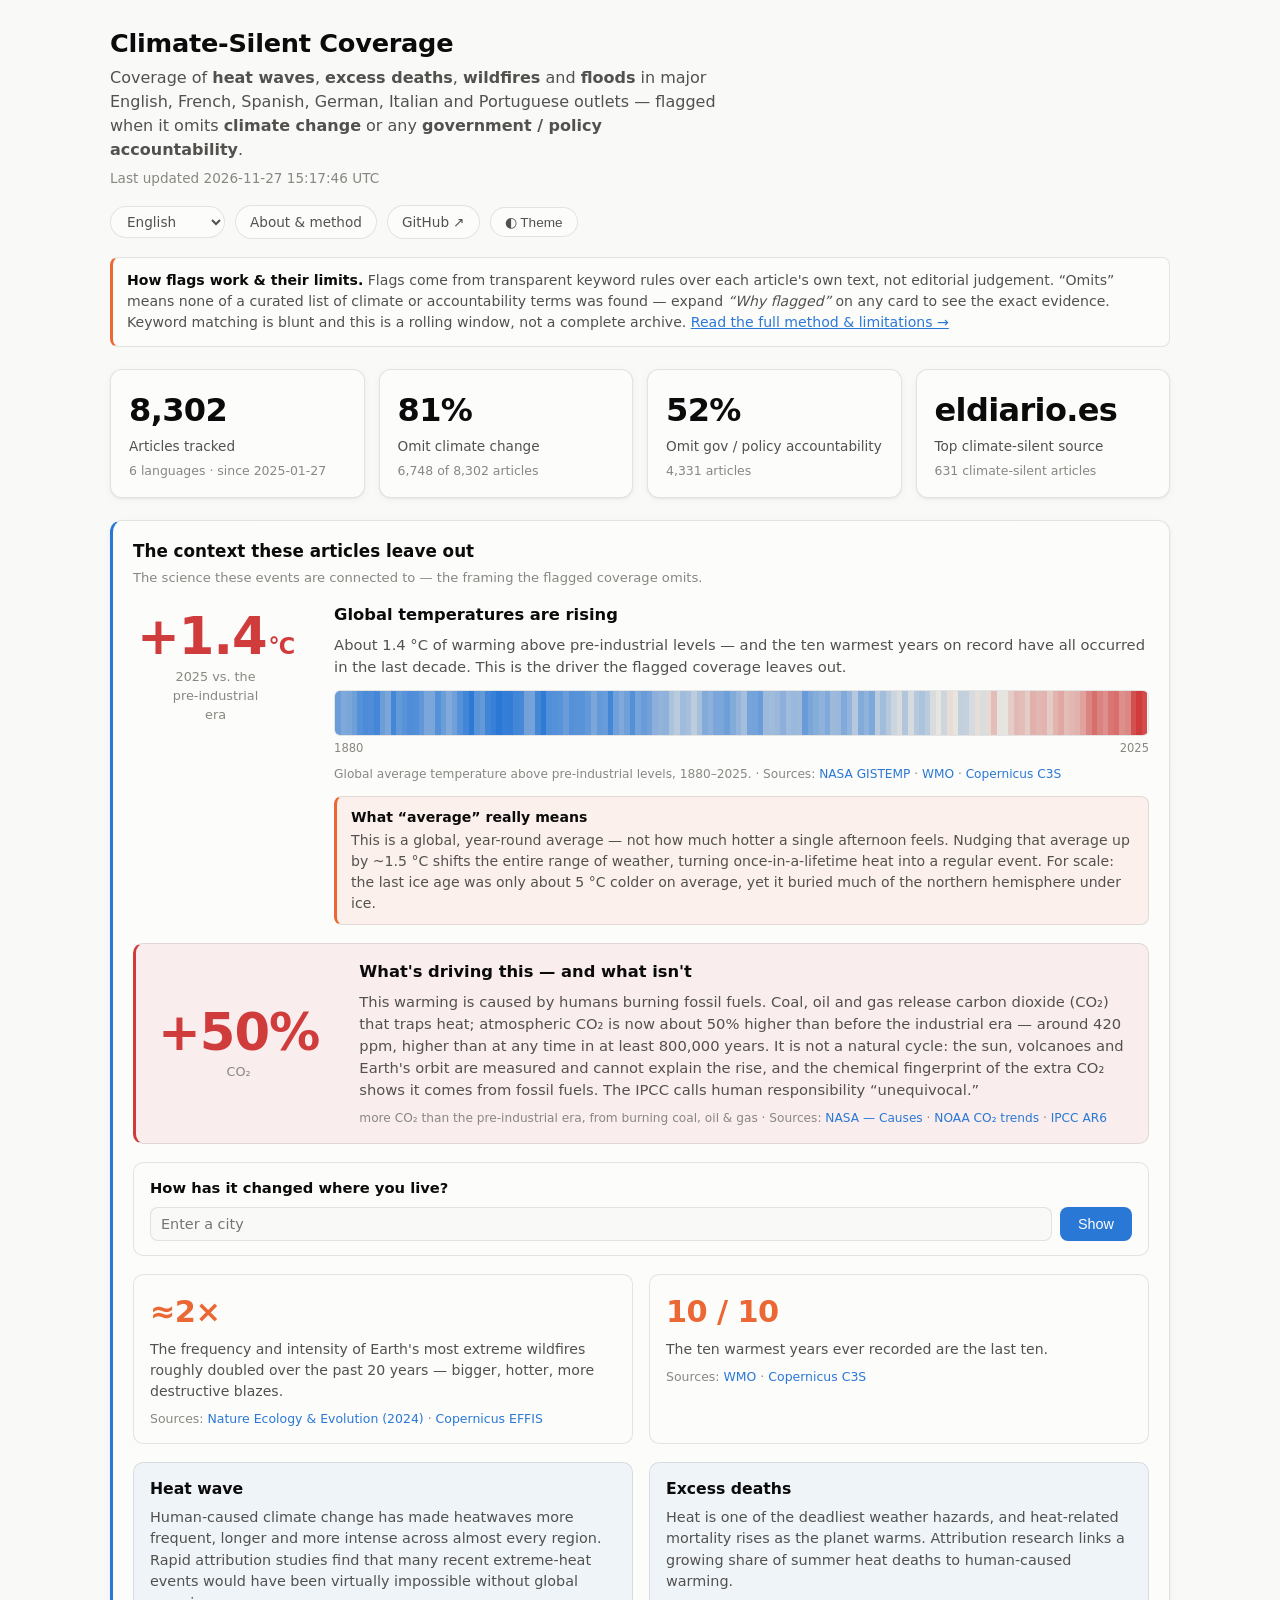
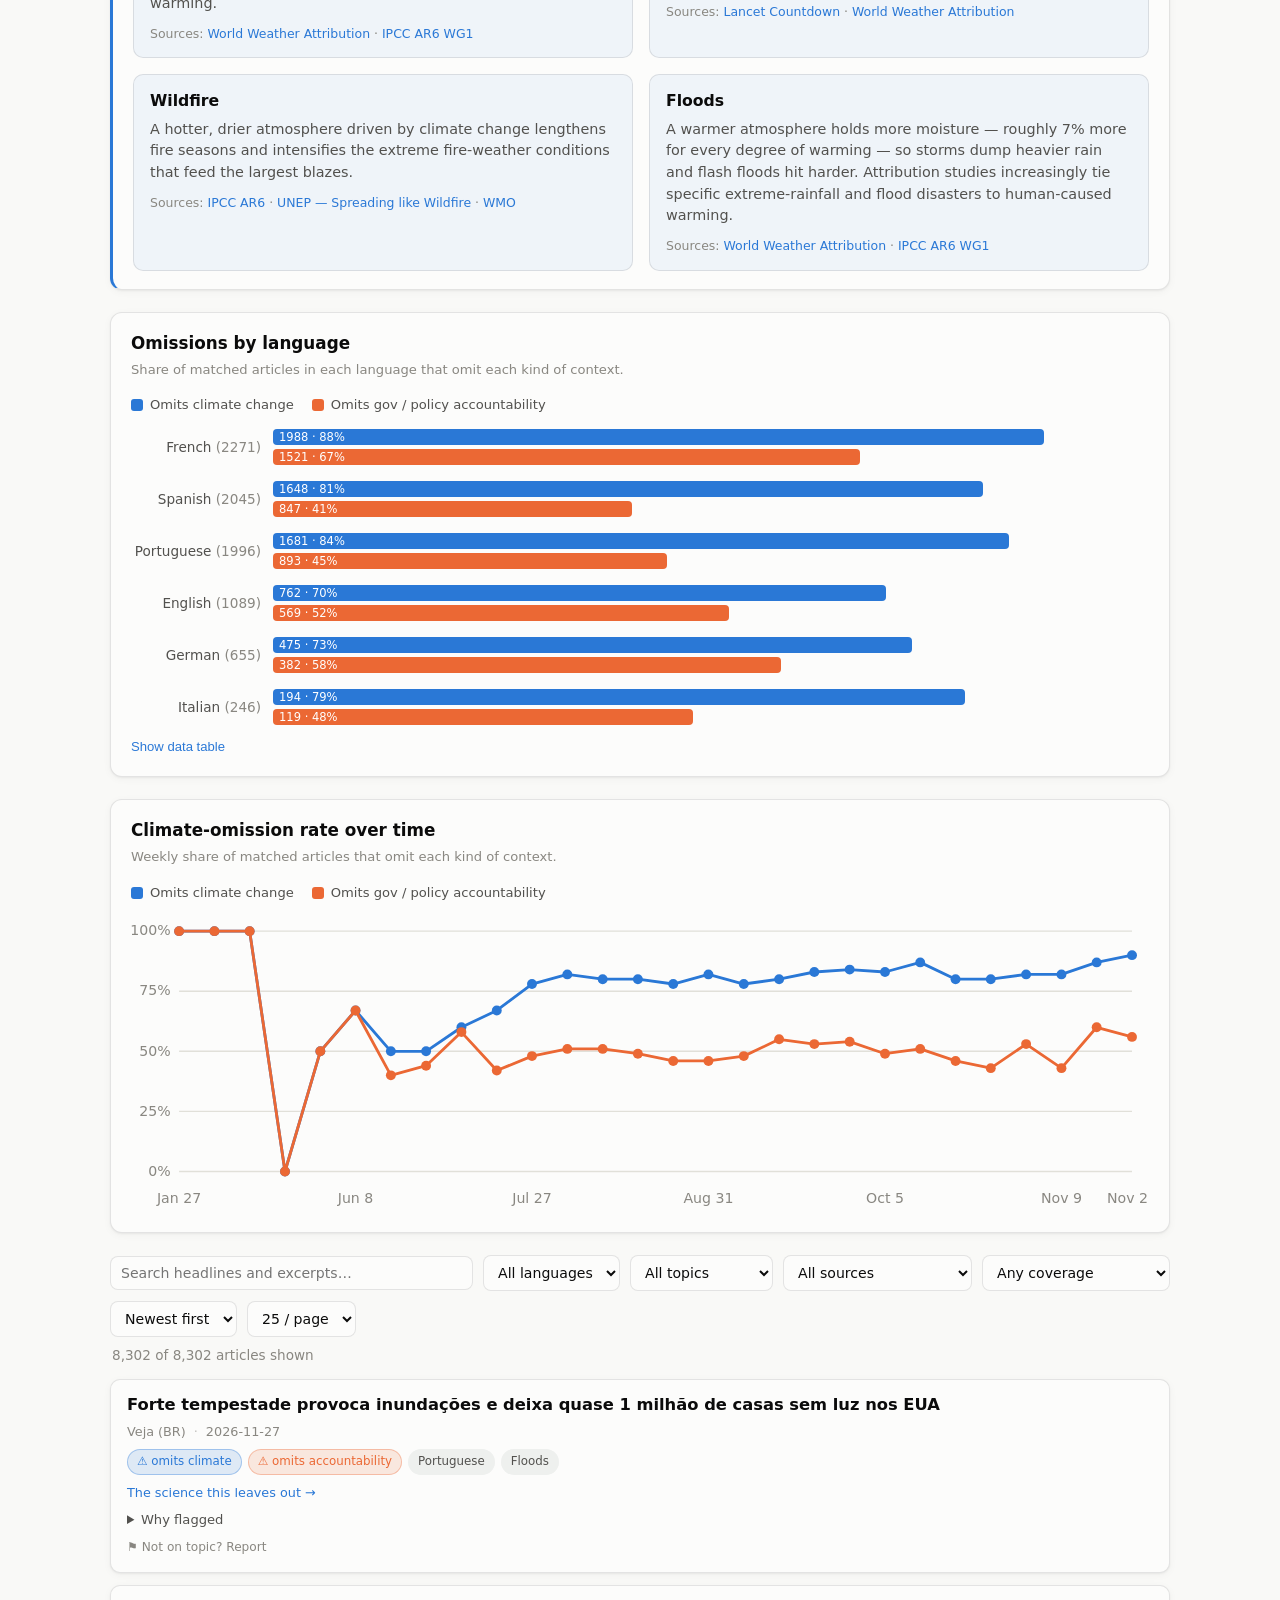
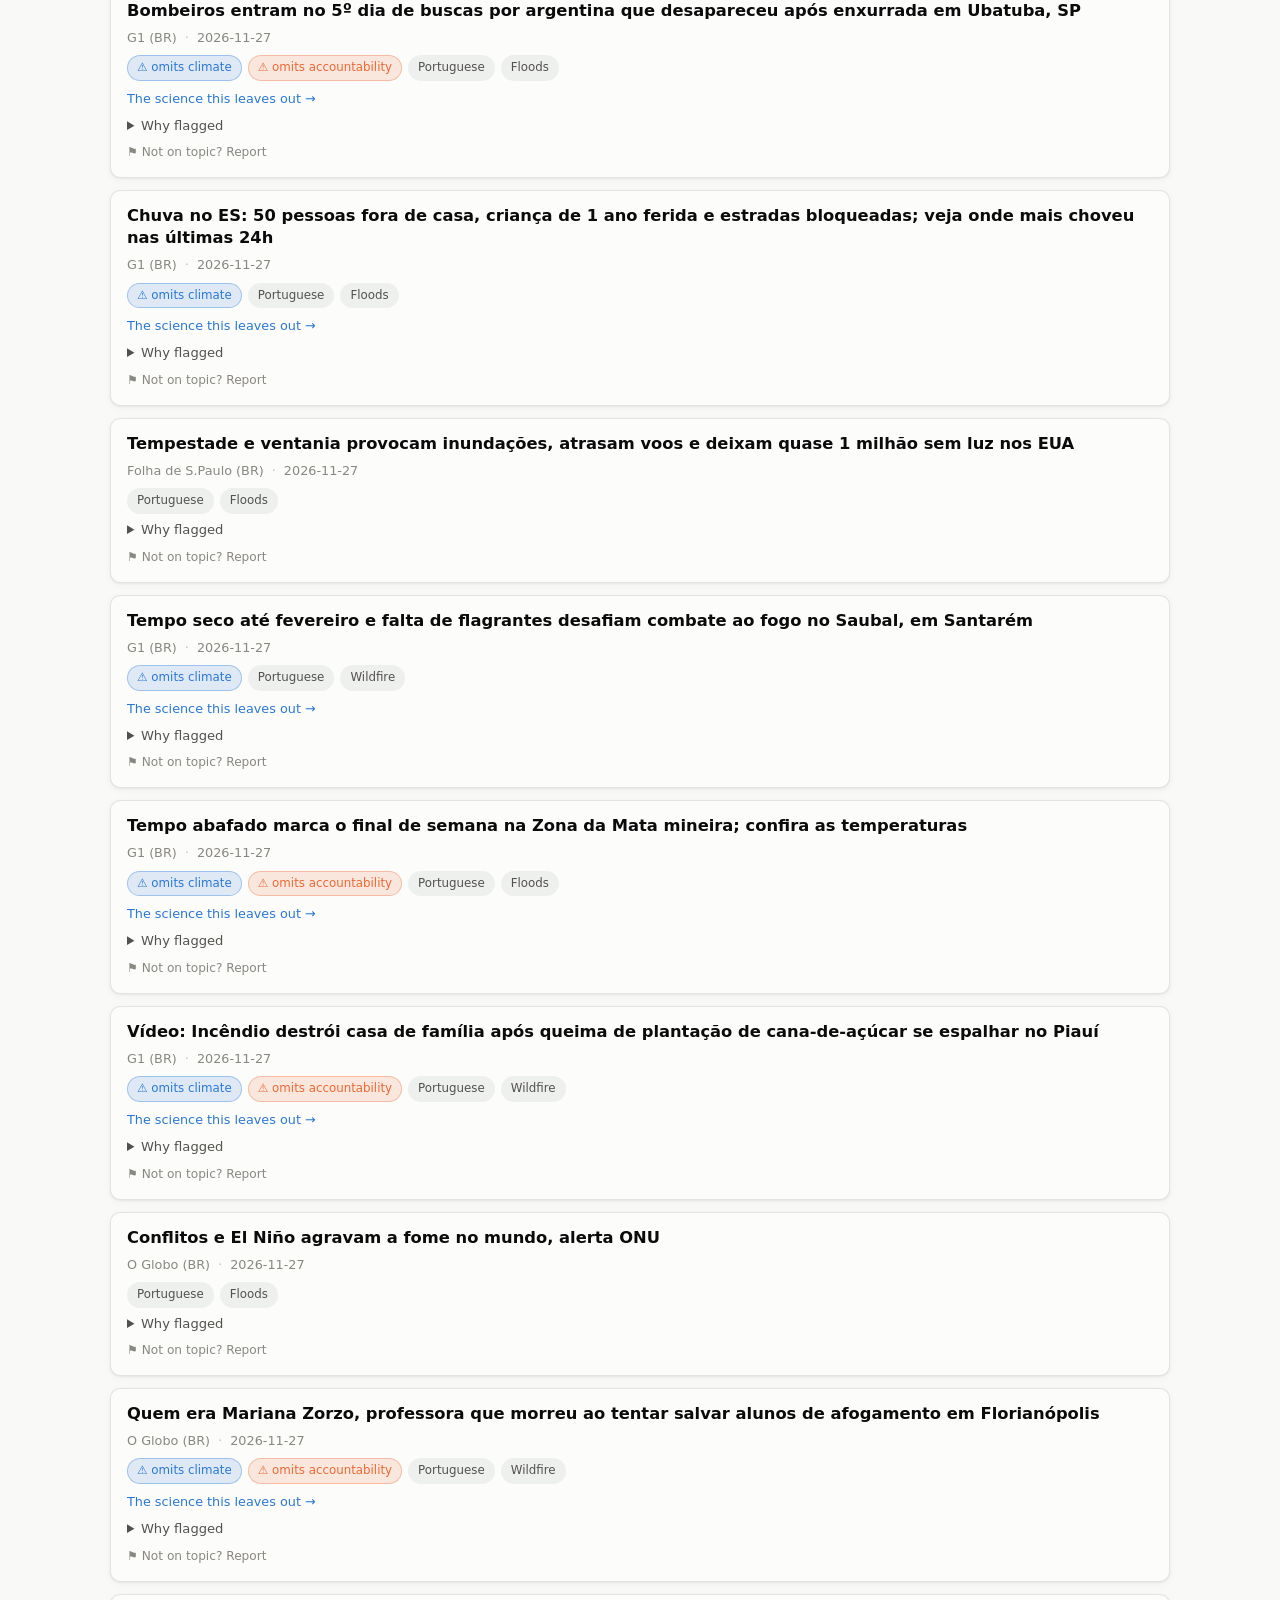
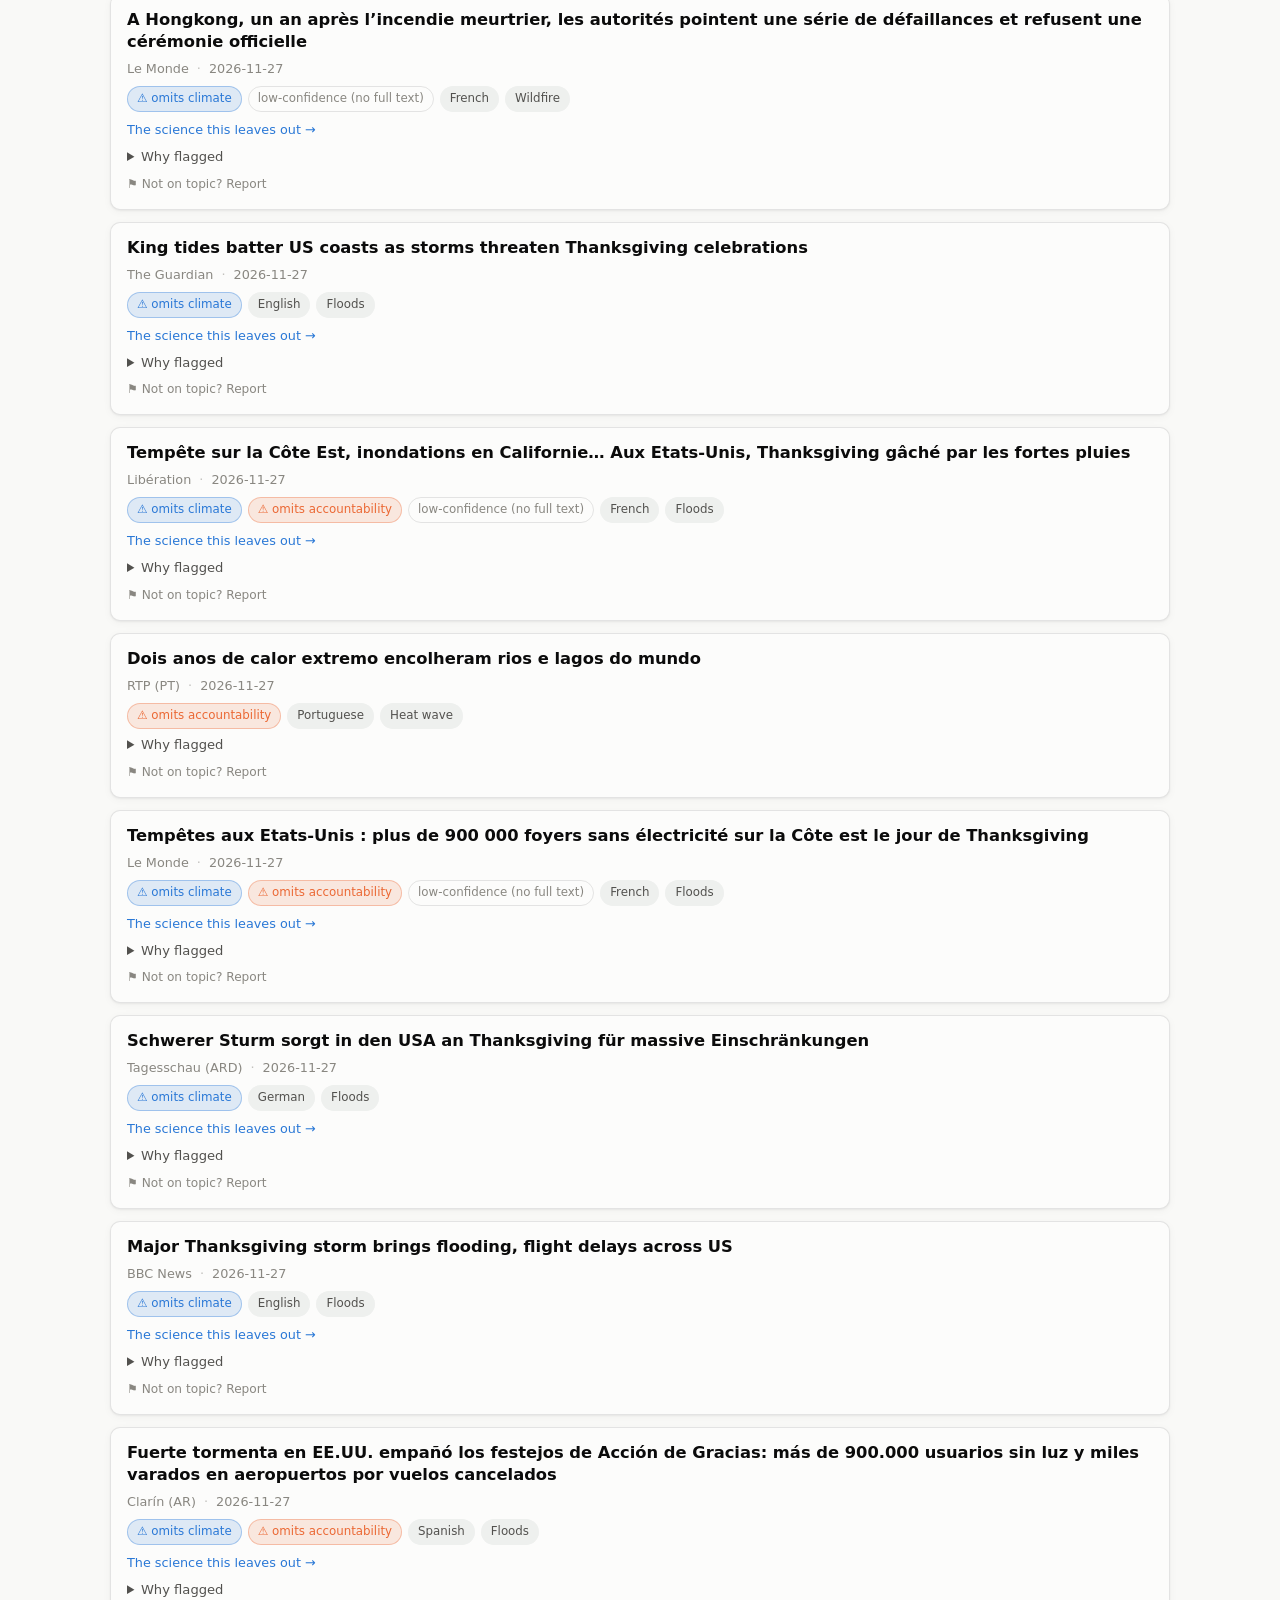
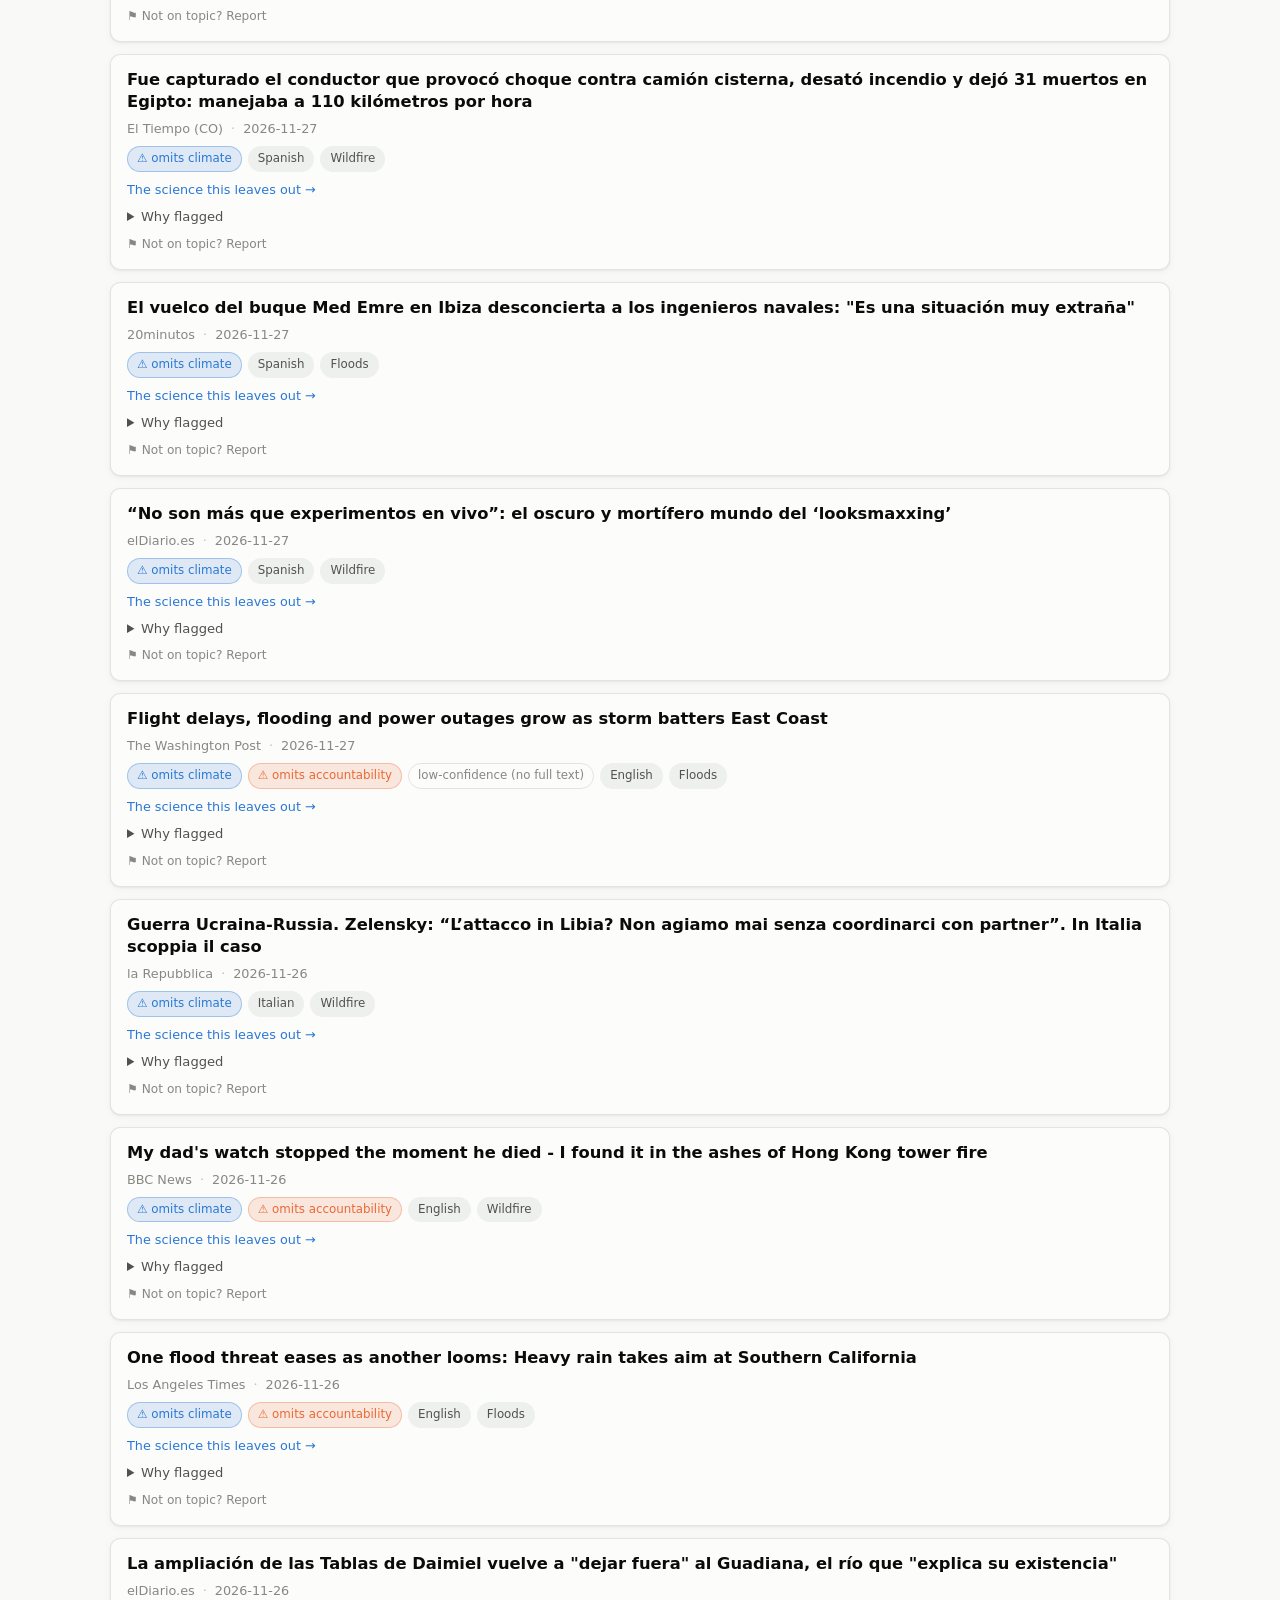
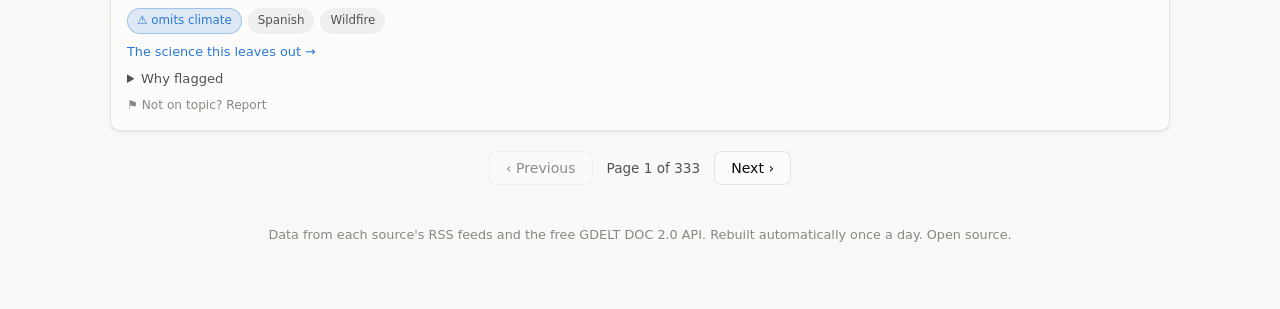
<file: index.html>
<!doctype html>
<html lang="en">
<head>
  <meta charset="utf-8">
  <meta name="viewport" content="width=device-width, initial-scale=1">
  <title>Climate-Silent Coverage</title>
  <meta name="description" content="Tracking coverage of heat waves, excess deaths and wildfires in six languages that omits climate change or government accountability.">
  <link rel="stylesheet" href="style.css">
</head>
<body>
  <div class="wrap">
    <header class="site">
      <div>
        <h1>Climate-Silent Coverage</h1>
        <p class="tag" data-i18n="tagline"></p>
        <div class="updated" id="updated"></div>
      </div>
      <div class="header-actions">
        <select id="uiLang" class="ui-lang" aria-label="Interface language"></select>
        <a class="about-link" href="about.html" data-i18n="about_link"></a>
        <a class="about-link" href="https://github.com/nopressurelab/summer-2026" target="_blank" rel="noopener noreferrer">GitHub ↗</a>
        <button class="theme-toggle" id="themeToggle" type="button"></button>
      </div>
    </header>

    <div class="disclaimer" data-i18n="disclaimer"></div>

    <section class="tiles" id="tiles"></section>

    <section class="card context" id="contextCard">
      <h2 data-i18n="ctx_title"></h2>
      <p class="hint" data-i18n="ctx_intro"></p>
      <div id="ctxWarming"></div>
      <div id="ctxCause"></div>
      <div id="ctxLocal"></div>
      <div class="ctx-stats" id="ctxStats"></div>
      <div class="ctx-grid" id="ctxGrid"></div>
    </section>

    <section class="card" id="chartCard">
      <h2 data-i18n="chart_title"></h2>
      <p class="hint" data-i18n="chart_hint"></p>
      <div class="legend">
        <span><i class="swatch sw-climate"></i> <span data-i18n="legend_climate"></span></span>
        <span><i class="swatch sw-political"></i> <span data-i18n="legend_political"></span></span>
      </div>
      <div class="bars" id="bars"></div>
      <button class="table-toggle" id="tableToggle" type="button"></button>
      <div id="tableWrap" hidden></div>
    </section>

    <section class="card" id="trendCard">
      <h2 data-i18n="trend_title"></h2>
      <p class="hint" data-i18n="trend_hint"></p>
      <div class="legend">
        <span><i class="swatch sw-climate"></i> <span data-i18n="legend_climate"></span></span>
        <span><i class="swatch sw-political"></i> <span data-i18n="legend_political"></span></span>
      </div>
      <div id="trend"></div>
    </section>

    <div class="filters">
      <input type="search" id="q" data-i18n-ph="search_placeholder">
      <select id="fLang"></select>
      <select id="fTopic"></select>
      <select id="fSource"></select>
      <select id="fFlag">
        <option value="" data-i18n-opt="flag_any"></option>
        <option value="omits_climate" data-i18n-opt="flag_omits_climate"></option>
        <option value="omits_political" data-i18n-opt="flag_omits_political"></option>
        <option value="omits_both" data-i18n-opt="flag_omits_both"></option>
        <option value="mentions_both" data-i18n-opt="flag_mentions_both"></option>
      </select>
      <select id="sort">
        <option value="date" data-i18n-opt="sort_date"></option>
        <option value="source" data-i18n-opt="sort_source"></option>
      </select>
      <select id="pageSize" aria-label="Articles per page"></select>
    </div>
    <div class="count-line" id="countLine"></div>

    <section class="articles" id="articles"></section>
    <nav class="pager" id="pager"></nav>

    <footer class="site" data-i18n="footer"></footer>
  </div>
  <script src="i18n.js"></script>
  <script src="app.js"></script>
</body>
</html>
</file>
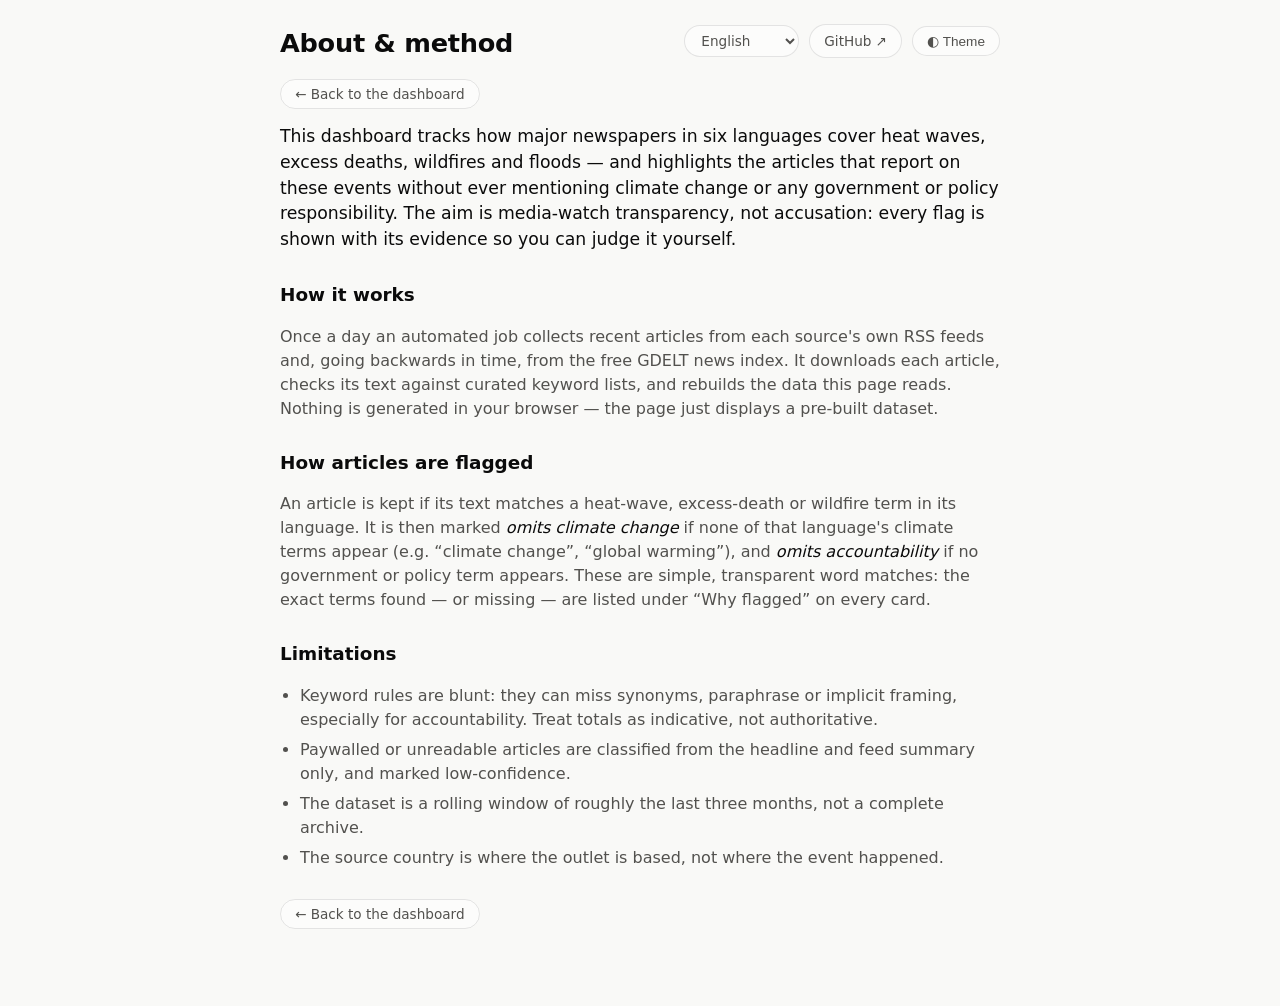
<file: about.html>
<!doctype html>
<html lang="en">
<head>
  <meta charset="utf-8">
  <meta name="viewport" content="width=device-width, initial-scale=1">
  <title>Climate-Silent Coverage — About</title>
  <link rel="stylesheet" href="style.css">
</head>
<body>
  <div class="wrap prose">
    <header class="site">
      <h1 data-i18n="about_title"></h1>
      <div class="header-actions">
        <select id="uiLang" class="ui-lang" aria-label="Interface language"></select>
        <a class="about-link" href="https://github.com/nopressurelab/summer-2026" target="_blank" rel="noopener noreferrer">GitHub ↗</a>
        <button class="theme-toggle" id="themeToggle" type="button"></button>
      </div>
    </header>

    <p><a class="about-link" href="index.html" data-i18n="back"></a></p>

    <p class="lead" data-i18n="about_intro"></p>

    <h2 data-i18n="h_how"></h2>
    <p data-i18n="p_how"></p>

    <h2 data-i18n="h_flags"></h2>
    <p data-i18n="p_flags"></p>

    <h2 data-i18n="h_limits"></h2>
    <ul>
      <li data-i18n="lim1"></li>
      <li data-i18n="lim2"></li>
      <li data-i18n="lim3"></li>
      <li data-i18n="lim4"></li>
    </ul>

    <p style="margin-top:32px"><a class="about-link" href="index.html" data-i18n="back"></a></p>
  </div>

  <script src="i18n.js"></script>
  <script>
    (async function () {
      const $ = (id) => document.getElementById(id);
      const saved = localStorage.getItem("theme");
      if (saved) document.documentElement.setAttribute("data-theme", saved);
      try { await loadI18n(); } catch (e) { /* fall back to defaults */ }

      function apply() {
        document.documentElement.lang = getLocale();
        document.querySelectorAll("[data-i18n]").forEach((el) => { el.innerHTML = t(el.getAttribute("data-i18n")); });
        $("themeToggle").textContent = "◐ " + t("theme");
        $("uiLang").setAttribute("aria-label", t("ui_language"));
      }
      const sel = $("uiLang");
      sel.innerHTML = LOCALES.map((l) => `<option value="${l}">${LOCALE_NAMES[l]}</option>`).join("");
      sel.value = getLocale();
      sel.addEventListener("change", () => { setLocale(sel.value); apply(); });

      $("themeToggle").addEventListener("click", () => {
        const cur = document.documentElement.getAttribute("data-theme");
        const isDark = cur ? cur === "dark" : window.matchMedia("(prefers-color-scheme: dark)").matches;
        const next = isDark ? "light" : "dark";
        document.documentElement.setAttribute("data-theme", next);
        localStorage.setItem("theme", next);
      });
      apply();
    })();
  </script>
</body>
</html>
</file>
<file: style.css>
:root {
  /* palette (light) — validated reference instance */
  --page:            #f9f9f7;
  --surface-1:       #fcfcfb;
  --text-primary:    #0b0b0b;
  --text-secondary:  #52514e;
  --muted:           #898781;
  --grid:            #e1e0d9;
  --baseline:        #c3c2b7;
  --border:          rgba(11, 11, 11, 0.10);
  --series-climate:  #2a78d6; /* categorical slot 1 (blue) */
  --series-political:#eb6834; /* categorical slot 8 (orange) */
  --chip:            #eef0ee;
  --shadow:          0 1px 2px rgba(11,11,11,.05), 0 2px 8px rgba(11,11,11,.04);
}
@media (prefers-color-scheme: dark) {
  :root:not([data-theme="light"]) {
    --page:            #0d0d0d;
    --surface-1:       #1a1a19;
    --text-primary:    #ffffff;
    --text-secondary:  #c3c2b7;
    --muted:           #898781;
    --grid:            #2c2c2a;
    --baseline:        #383835;
    --border:          rgba(255, 255, 255, 0.10);
    --series-climate:  #3987e5;
    --series-political:#d95926;
    --chip:            #26261f;
    --shadow:          none;
  }
}
:root[data-theme="dark"] {
  --page:            #0d0d0d;
  --surface-1:       #1a1a19;
  --text-primary:    #ffffff;
  --text-secondary:  #c3c2b7;
  --muted:           #898781;
  --grid:            #2c2c2a;
  --baseline:        #383835;
  --border:          rgba(255, 255, 255, 0.10);
  --series-climate:  #3987e5;
  --series-political:#d95926;
  --chip:            #26261f;
  --shadow:          none;
}

* { box-sizing: border-box; }
html, body { margin: 0; padding: 0; }
html { scroll-behavior: smooth; }
body {
  font-family: system-ui, -apple-system, "Segoe UI", sans-serif;
  background: var(--page);
  color: var(--text-primary);
  line-height: 1.5;
  -webkit-font-smoothing: antialiased;
}
a { color: var(--series-climate); }

.wrap { max-width: 1100px; margin: 0 auto; padding: 24px 20px 64px; }

/* header */
header.site { display: flex; justify-content: space-between; align-items: flex-start; gap: 16px; flex-wrap: wrap; }
header.site h1 { font-size: 1.6rem; margin: 0 0 4px; letter-spacing: -0.01em; }
header.site p.tag { margin: 0; color: var(--text-secondary); max-width: 60ch; }
.updated { color: var(--muted); font-size: .85rem; margin-top: 6px; }
.header-actions { display: flex; gap: 10px; align-items: center; }
.theme-toggle, .about-link {
  background: var(--surface-1); color: var(--text-secondary);
  border: 1px solid var(--border); border-radius: 999px;
  padding: 6px 14px; cursor: pointer; font-size: .85rem;
  text-decoration: none; white-space: nowrap;
}
.theme-toggle:hover, .about-link:hover { color: var(--text-primary); }
.ui-lang {
  background: var(--surface-1); color: var(--text-secondary);
  border: 1px solid var(--border); border-radius: 999px;
  padding: 6px 12px; cursor: pointer; font-size: .85rem; font-family: inherit;
}
.ui-lang:hover { color: var(--text-primary); }

/* disclaimer */
.disclaimer {
  margin: 18px 0 8px; padding: 12px 14px;
  background: var(--surface-1); border: 1px solid var(--border);
  border-left: 3px solid var(--series-political); border-radius: 8px;
  color: var(--text-secondary); font-size: .88rem;
}
.disclaimer strong { color: var(--text-primary); }

/* stat tiles */
.tiles { display: grid; grid-template-columns: repeat(auto-fit, minmax(180px, 1fr)); gap: 14px; margin: 22px 0; }
.tile {
  background: var(--surface-1); border: 1px solid var(--border);
  border-radius: 12px; padding: 16px 18px; box-shadow: var(--shadow);
}
.tile .value { font-size: 2rem; font-weight: 650; letter-spacing: -0.02em; }
.tile .label { color: var(--text-secondary); font-size: .85rem; margin-top: 2px; }
.tile .sub { color: var(--muted); font-size: .78rem; margin-top: 6px; }

/* chart */
.card {
  background: var(--surface-1); border: 1px solid var(--border);
  border-radius: 12px; padding: 18px 20px; box-shadow: var(--shadow); margin: 22px 0;
}
.card h2 { font-size: 1.05rem; margin: 0 0 4px; }
.card .hint { color: var(--muted); font-size: .82rem; margin: 0 0 16px; }
.legend { display: flex; gap: 18px; margin-bottom: 14px; flex-wrap: wrap; }
.legend span { display: inline-flex; align-items: center; gap: 7px; font-size: .82rem; color: var(--text-secondary); }
.swatch { width: 12px; height: 12px; border-radius: 3px; display: inline-block; }
.sw-climate { background: var(--series-climate); }
.sw-political { background: var(--series-political); }

.bars { display: flex; flex-direction: column; gap: 16px; }
.barrow { display: grid; grid-template-columns: 130px 1fr; gap: 12px; align-items: center; }
.barrow .name { font-size: .85rem; color: var(--text-secondary); text-align: right; }
.bargroup { display: flex; flex-direction: column; gap: 4px; }
.bartrack { position: relative; height: 16px; }
.bar {
  height: 16px; border-radius: 4px; min-width: 2px;
  display: flex; align-items: center; transition: width .3s ease;
}
.bar.climate { background: var(--series-climate); }
.bar.political { background: var(--series-political); }
.blabel { font-size: .72rem; white-space: nowrap; font-variant-numeric: tabular-nums; }
.bar .blabel { color: #fff; padding: 0 6px; }
.blabel.outside {
  position: absolute; top: 0; left: calc(var(--w) + 6px);
  height: 16px; line-height: 16px; color: var(--text-secondary);
}

/* climate-context module */
.context { border-left: 3px solid var(--series-climate); }
.ctx-grid { display: grid; grid-template-columns: repeat(2, 1fr); gap: 16px; margin-top: 8px; }
@media (max-width: 560px) { .ctx-grid { grid-template-columns: 1fr; } }
.ctx-item { background: color-mix(in srgb, var(--series-climate) 6%, transparent); border: 1px solid var(--border); border-radius: 10px; padding: 14px 16px; scroll-margin-top: 16px; }
.ctx-item h3 { margin: 0 0 6px; font-size: .98rem; }
.ctx-item p { margin: 0 0 10px; color: var(--text-secondary); font-size: .9rem; }
.ctx-src { font-size: .78rem; color: var(--muted); }
.ctx-src a { color: var(--series-climate); text-decoration: none; }
.ctx-src a:hover { text-decoration: underline; }
.ctx-item:target { outline: 2px solid var(--series-climate); outline-offset: 2px; }
.ctx-jump { display: inline-block; margin-top: 8px; font-size: .8rem; color: var(--series-climate); text-decoration: none; }
.ctx-jump:hover { text-decoration: underline; }
.report-issue { display: inline-block; margin-top: 8px; font-size: .76rem; color: var(--muted); text-decoration: none; }
.report-issue:hover { color: var(--series-political); text-decoration: underline; }
#trend svg { display: block; max-width: 100%; }

/* warming banner + stripes */
.warming { display: flex; gap: 20px; align-items: flex-start; margin: 6px 0 18px; flex-wrap: wrap; }
.warming-hero { flex: 0 0 auto; text-align: center; padding: 8px 20px 8px 4px; }
.warming-num { font-size: 3.2rem; font-weight: 700; line-height: 1; letter-spacing: -0.02em; color: #d03b3b; }
.warming-unit { font-size: 1.4rem; font-weight: 600; margin-left: 2px; }
.warming-sub { color: var(--muted); font-size: .8rem; margin-top: 4px; max-width: 12ch; margin-inline: auto; }
.warming-body { flex: 1 1 320px; }
.warming-body h3 { margin: 0 0 6px; font-size: 1.02rem; }
.warming-body > p { margin: 0 0 12px; color: var(--text-secondary); font-size: .92rem; }
.stripes { display: flex; height: 46px; border-radius: 6px; overflow: hidden; border: 1px solid var(--border); }
.stripe { flex: 1 1 0; }
.stripe-labels { display: flex; justify-content: space-between; color: var(--muted); font-size: .72rem; margin-top: 4px; font-variant-numeric: tabular-nums; }
.warming-cap { color: var(--muted); font-size: .76rem; margin-top: 8px; }
.warming-cap a { color: var(--series-climate); text-decoration: none; }
.warming-cap a:hover { text-decoration: underline; }
.avg-note {
  margin-top: 12px; padding: 10px 14px; border-radius: 8px;
  background: color-mix(in srgb, var(--series-political) 8%, transparent);
  border: 1px solid var(--border); border-left: 3px solid var(--series-political);
  font-size: .88rem; color: var(--text-secondary);
}
.avg-note strong { color: var(--text-primary); display: block; margin-bottom: 2px; }

/* "what drives it" cause callout */
.cause {
  display: flex; gap: 20px; align-items: center; margin: 4px 0 18px;
  padding: 16px 18px; border-radius: 10px; flex-wrap: wrap;
  background: color-mix(in srgb, #d03b3b 7%, transparent);
  border: 1px solid var(--border); border-left: 3px solid #d03b3b;
}
/* mirror the warming hero (.warming-num / .warming-sub) exactly */
.cause-stat { flex: 0 0 auto; text-align: center; padding: 8px 20px 8px 4px; }
.cause-num { font-size: 3.2rem; font-weight: 700; line-height: 1; letter-spacing: -0.02em; color: #d03b3b; }
.cause-sub { color: var(--muted); font-size: .8rem; margin-top: 4px; }
.cause-body { flex: 1 1 320px; }
.cause-body h3 { margin: 0 0 6px; font-size: 1.02rem; }
.cause-body p { margin: 0 0 8px; color: var(--text-secondary); font-size: .92rem; }

/* local "where you live" lookup */
.local-box { margin: 4px 0 18px; padding: 14px 16px; border: 1px solid var(--border); border-radius: 10px; background: var(--surface-1); }
.local-q { display: block; font-size: .92rem; font-weight: 600; margin-bottom: 8px; }
.local-input { display: flex; gap: 8px; flex-wrap: wrap; }
.local-input input { flex: 1 1 220px; min-width: 180px; background: var(--page); color: var(--text-primary); border: 1px solid var(--border); border-radius: 8px; padding: 8px 10px; font-size: .9rem; font-family: inherit; }
.local-input button { background: var(--series-climate); color: #fff; border: none; border-radius: 8px; padding: 8px 18px; font-size: .9rem; cursor: pointer; }
.local-input button:hover { filter: brightness(1.06); }
.local-loading, .local-err { color: var(--muted); font-size: .86rem; margin-top: 10px; }
.local-head { font-size: 1.05rem; font-weight: 600; margin: 14px 0 8px; }

/* key-stat cards (fires, heat records) */
.ctx-stats { display: grid; grid-template-columns: repeat(auto-fit, minmax(240px, 1fr)); gap: 16px; margin: 0 0 18px; }
.stat-card { background: var(--surface-1); border: 1px solid var(--border); border-radius: 10px; padding: 14px 16px; }
.stat-value { font-size: 1.9rem; font-weight: 650; letter-spacing: -0.02em; color: var(--series-political); }
.stat-label { color: var(--text-secondary); font-size: .88rem; margin: 4px 0 8px; }

.table-toggle { background: none; border: none; color: var(--series-climate); cursor: pointer; font-size: .82rem; margin-top: 14px; padding: 0; }
table.data { width: 100%; border-collapse: collapse; margin-top: 12px; font-size: .85rem; }
table.data th, table.data td { text-align: left; padding: 6px 10px; border-bottom: 1px solid var(--grid); font-variant-numeric: tabular-nums; }
table.data th { color: var(--text-secondary); font-weight: 600; }

/* filters */
.filters { display: flex; flex-wrap: wrap; gap: 10px; align-items: center; margin: 22px 0 8px; }
.filters input[type="search"], .filters select {
  background: var(--surface-1); color: var(--text-primary);
  border: 1px solid var(--border); border-radius: 8px; padding: 8px 10px; font-size: .88rem;
  font-family: inherit;
}
.filters input[type="search"] { flex: 1 1 240px; min-width: 200px; }
.count-line { color: var(--muted); font-size: .85rem; margin: 6px 2px 14px; }

/* pagination */
.pager { display: flex; justify-content: center; align-items: center; gap: 14px; margin: 20px 0 8px; }
.pager:empty { display: none; }
.pg-btn {
  background: var(--surface-1); color: var(--text-primary);
  border: 1px solid var(--border); border-radius: 8px;
  padding: 8px 16px; font-size: .88rem; font-family: inherit; cursor: pointer;
}
.pg-btn:hover:not(:disabled) { border-color: var(--series-climate); color: var(--series-climate); }
.pg-btn:disabled { opacity: .45; cursor: default; }
.pg-info { color: var(--text-secondary); font-size: .85rem; font-variant-numeric: tabular-nums; }

/* article cards */
.articles { display: flex; flex-direction: column; gap: 12px; }
.article {
  background: var(--surface-1); border: 1px solid var(--border);
  border-radius: 10px; padding: 14px 16px; box-shadow: var(--shadow);
}
.article h3 { margin: 0 0 6px; font-size: 1.02rem; line-height: 1.35; }
.article h3 a { color: var(--text-primary); text-decoration: none; }
.article h3 a:hover { text-decoration: underline; }
.meta { display: flex; flex-wrap: wrap; gap: 8px; align-items: center; color: var(--muted); font-size: .8rem; margin-bottom: 8px; }
.meta .dot { opacity: .5; }
.badges { display: flex; flex-wrap: wrap; gap: 6px; }
.badge {
  font-size: .74rem; padding: 3px 9px; border-radius: 999px; border: 1px solid var(--border);
  display: inline-flex; align-items: center; gap: 5px;
}
.badge.omit-climate { background: color-mix(in srgb, var(--series-climate) 14%, transparent); color: var(--series-climate); border-color: color-mix(in srgb, var(--series-climate) 35%, transparent); }
.badge.omit-political { background: color-mix(in srgb, var(--series-political) 14%, transparent); color: var(--series-political); border-color: color-mix(in srgb, var(--series-political) 35%, transparent); }
.badge.lowconf { color: var(--muted); }
.badge.lang, .badge.topic { color: var(--text-secondary); background: var(--chip); border-color: transparent; }

.why { margin-top: 6px; }
.why summary { cursor: pointer; font-size: .82rem; color: var(--text-secondary); }
.why[open] summary { margin-bottom: 8px; }
.why .evidence { font-size: .84rem; color: var(--text-secondary); }
.why .excerpt { font-style: italic; border-left: 2px solid var(--grid); padding-left: 10px; margin: 8px 0; color: var(--text-primary); }
.why .terms b { color: var(--text-primary); font-weight: 600; }
.why .absent { color: var(--series-climate); }

/* about / prose */
.prose { max-width: 760px; }
.prose h2 { font-size: 1.15rem; margin: 28px 0 8px; }
.prose p { color: var(--text-secondary); }
.prose p.lead { font-size: 1.08rem; color: var(--text-primary); }
.prose ul { color: var(--text-secondary); padding-left: 20px; }
.prose li { margin: 6px 0; }
.prose em { color: var(--text-primary); font-style: italic; }

.empty { text-align: center; color: var(--muted); padding: 40px 0; }
footer.site { margin-top: 40px; color: var(--muted); font-size: .8rem; text-align: center; }
</file>
